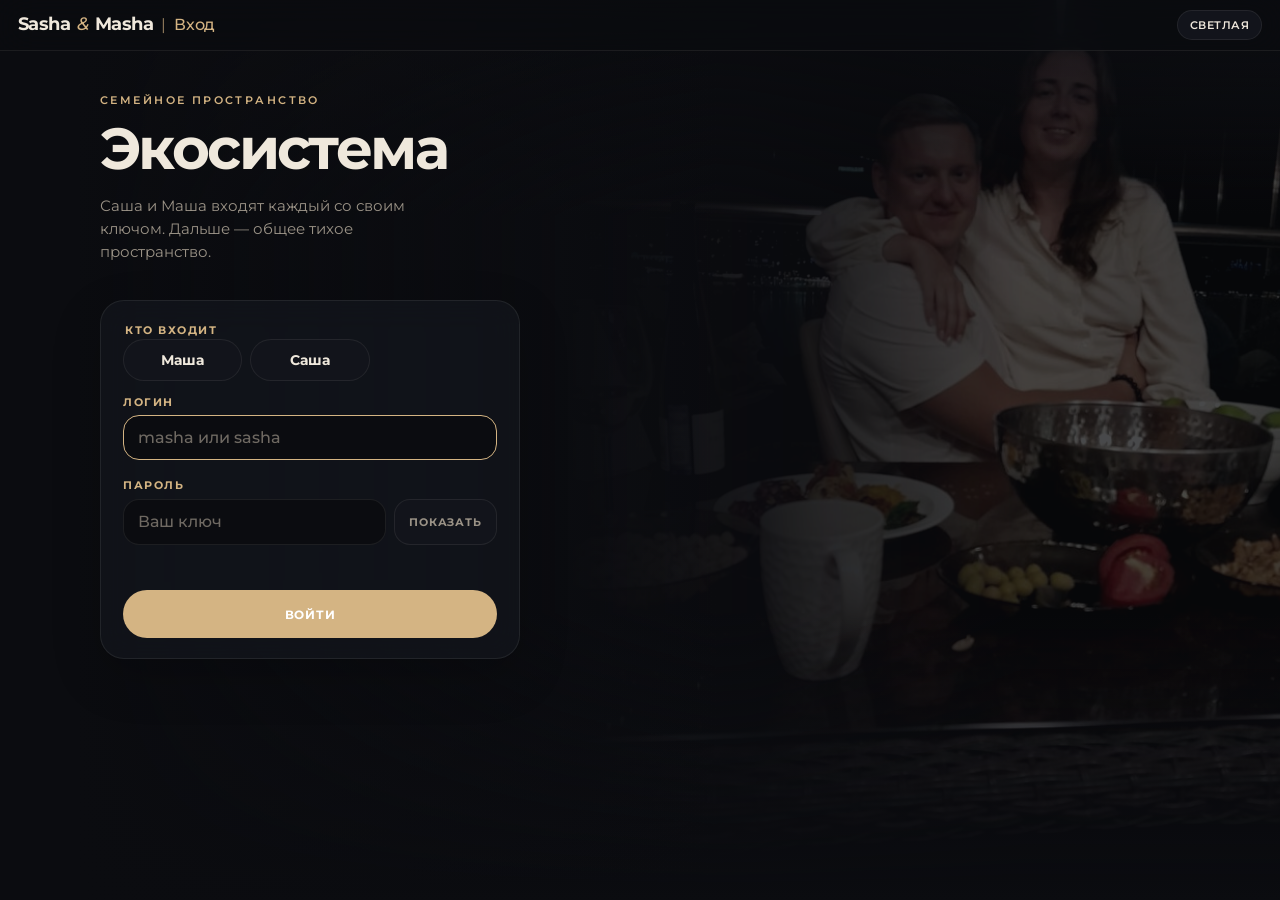
<file: index.html>
<!DOCTYPE html>
<html lang="ru">
<head>
  <meta charset="UTF-8" />
  <meta name="viewport" content="width=device-width, initial-scale=1, viewport-fit=cover" />
  <meta name="theme-color" content="#0b0c10" />
  <meta name="apple-mobile-web-app-capable" content="yes" />
  <meta name="apple-mobile-web-app-status-bar-style" content="black-translucent" />
  <title>Sasha &amp; Masha | Экосистема</title>
  <link rel="preconnect" href="https://fonts.googleapis.com" />
  <link rel="preconnect" href="https://fonts.gstatic.com" crossorigin />
  <link href="https://fonts.googleapis.com/css2?family=Montserrat:ital,wght@0,400;0,500;0,600;0,700;1,500&display=swap" rel="stylesheet" />
  <script>
    document.documentElement.dataset.theme = localStorage.getItem("sasha-theme") || "dark";
    try {
      var session = JSON.parse(localStorage.getItem("sasha-session") || "null");
      if (!session || session.v !== 1 || (session.id !== "masha" && session.id !== "sasha")) {
        document.documentElement.dataset.locked = "1";
      }
    } catch (err) {
      document.documentElement.dataset.locked = "1";
    }
  </script>
  <link rel="stylesheet" href="styles.css?v=26" />
  <!-- goals-original-timeline-v6 -->
</head>
<body>
  <div class="photo-layer" aria-hidden="true">
    <img src="assets/together.png" alt="" />
    <div class="photo-veil"></div>
  </div>

  <header class="site-chrome">
    <div class="brand">
      <span class="logo">Sasha <em>&amp;</em> Masha</span>
      <span class="brand-rest"><span class="brand-sep">|</span> <span class="brand-page">Экосистема</span></span>
    </div>
    <div class="chrome-actions">
      <div class="chrome-tools">
        <div class="session-chip" id="session-chip" hidden>
          <span class="session-who" id="session-name"></span>
          <button type="button" class="session-out" id="session-out">Выйти</button>
        </div>
        <button type="button" class="theme-toggle" id="theme-toggle" aria-label="Переключить тему">Светлая</button>
      </div>
      <div class="together-clock" id="together-clock" aria-live="polite">
        <div class="clock-units" id="clock-units"></div>
      </div>
      <a class="home-link" id="home-link" href="https://mariasedovav.github.io/sasha-masha/" aria-label="На главную">
        <svg viewBox="0 0 24 24" aria-hidden="true"><path d="M4.5 11.2 12 4.8l7.5 6.4V20a1 1 0 0 1-1 1h-5.2v-6.2H10.7V21H5.5a1 1 0 0 1-1-1v-8.8Z"/></svg>
      </a>
    </div>
  </header>

  <main class="stage">
    <section class="gate" id="gate-view">
      <p class="eyebrow">семейное пространство</p>
      <h1 class="hero-title">Экосистема</h1>
      <p class="hero-lead">Саша и Маша входят каждый со своим ключом. Дальше — общее тихое пространство.</p>

      <form class="gate-card" id="gate-form" method="post" action="#">
        <fieldset class="who-toggle">
          <legend>Кто входит</legend>
          <label class="who-chip masha">
            <input type="radio" name="gate-who" value="masha" />
            <span>Маша</span>
          </label>
          <label class="who-chip sasha">
            <input type="radio" name="gate-who" value="sasha" />
            <span>Саша</span>
          </label>
        </fieldset>
        <label class="field" for="gate-login">
          <span>Логин</span>
          <input id="gate-login" name="username" maxlength="40" required placeholder="masha или sasha" autocomplete="username" autocapitalize="off" spellcheck="false" />
        </label>
        <div class="field">
          <label for="gate-password"><span>Пароль</span></label>
          <div class="gate-pass">
            <input id="gate-password" name="password" type="password" maxlength="80" required placeholder="Ваш ключ" autocomplete="current-password" />
            <button type="button" class="gate-peek" id="gate-peek" aria-pressed="false">Показать</button>
          </div>
        </div>
        <p class="cal-error" id="gate-error" role="alert"></p>
        <button type="submit" class="cal-save gate-enter">Войти</button>
      </form>
    </section>

    <section class="hub" id="hub-view">
      <p class="eyebrow">семейное пространство</p>
      <h1 class="hero-title">Экосистема</h1>
      <p class="hero-lead">Бюджет, питание, заметки, ремонт, календарь и цели — в одной тихой экосистеме Саши и Маши.</p>

      <div class="hub-tiles">
        <a class="tile" href="https://mariasedovav.github.io/sasha-masha-budget/">
          <span class="tile-icon" aria-hidden="true">◇</span>
          <span class="tile-kicker">финансы</span>
          <strong>Мониторинг бюджета</strong>
          <span class="tile-copy">FCF, накопления, ипотека и всё, что складывается в общую картину.</span>
          <span class="tile-go">Открыть</span>
        </a>
        <a class="tile" href="https://mariasedovav.github.io/sasha-masha-pitanie/">
          <span class="tile-icon" aria-hidden="true">○</span>
          <span class="tile-kicker">меню на двоих</span>
          <strong>Питание</strong>
          <span class="tile-copy">Рационы, закупка на двоих и любимые рецепты — без лишнего шума.</span>
          <span class="tile-go">Открыть</span>
        </a>
        <a class="tile" href="https://mariasedovav.github.io/sasha-masha-zametki/">
          <span class="tile-icon" aria-hidden="true">□</span>
          <span class="tile-kicker">списки дел</span>
          <strong>Заметки</strong>
          <span class="tile-copy">Две половины — Саша и Маша. Дела, пояснения и сроки, которые сами попадают в календарь.</span>
          <span class="tile-go">Открыть</span>
        </a>
        <a class="tile" href="https://mariasedovav.github.io/sasha-masha/remont/">
          <span class="tile-icon" aria-hidden="true">▣</span>
          <span class="tile-kicker">whitebox</span>
          <strong>Ремонт</strong>
          <span class="tile-copy">Чек-лист отделки и мебели по планировке. Около 4 млн на всё — ссылки, галочки и сумма купленного.</span>
          <span class="tile-go">Открыть</span>
        </a>
      </div>

      <div class="hub-links">
        <button type="button" class="goals-tab" id="open-calendar">
          <span class="goals-star" aria-hidden="true">◷</span>
          <span class="goals-label">календарь</span>
          <span class="goals-hint">еда и встречи</span>
        </button>
        <button type="button" class="goals-tab" id="open-goals">
          <span class="goals-star" aria-hidden="true">✦</span>
          <span class="goals-label">цели</span>
          <span class="goals-hint">наш общий горизонт</span>
        </button>
      </div>
    </section>

    <section class="goals hidden" id="goals-view" hidden>
      <p class="eyebrow">карта желаний</p>
      <h2 class="goals-title">Цели</h2>
      <p class="goals-lead">Не чеклист, а нить, по которой мы идём. Пусть случится вовремя — или раньше.</p>

      <ol class="timeline">
        <li class="node node-rose">
          <div class="node-when">до 2027</div>
          <div class="node-card">
            <h3>Счастливо выйти замуж / жениться</h3>
            <p>Перестать ссориться по мелочам. У нас всё хорошо! Все живы и здоровы, а остальное поправимо, всё можно решить.</p>
          </div>
        </li>
        <li class="node node-sage">
          <div class="node-when">до Q3 2027</div>
          <div class="node-card">
            <h3>Квартира на Тосина с ремонтом</h3>
            <p>Мы переезжаем в свою квартиру!!</p>
          </div>
        </li>
        <li class="node node-gold">
          <div class="node-when">до 2028</div>
          <div class="node-card">
            <h3>Первый ребёнок</h3>
            <p>Какое счастье!</p>
          </div>
        </li>
        <li class="node node-sky">
          <div class="node-when">до 2029</div>
          <div class="node-card">
            <h3>Саша — ГД</h3>
            <p>Или ГД-1, но с внушительным окладом!</p>
          </div>
        </li>
        <li class="node node-gold">
          <div class="node-when">до 2030</div>
          <div class="node-card">
            <h3>Квартира в центре / дом за городом / за рубежом</h3>
            <p>Мы так планировали — но пусть случится раньше!</p>
          </div>
        </li>
        <li class="node node-sage">
          <div class="node-when">до 2030</div>
          <div class="node-card">
            <h3>Погашенная ипотека на Тосина</h3>
            <p>Теперь можно и второго планировать :))</p>
          </div>
        </li>
      </ol>
    </section>

    <section class="calendar hidden" id="calendar-view" hidden>
      <div class="cal-head">
        <div class="cal-head-copy">
          <p class="eyebrow">семейный ритм</p>
          <h2 class="goals-title">Календарь</h2>
          <p class="goals-lead" id="cal-lead">Приготовление и приёмы пищи из рациона недели и ваши события — общие на всех устройствах.</p>
        </div>
        <div class="cal-toolbar">
          <div class="cal-nav">
            <button type="button" class="cal-nav-btn" id="cal-prev" aria-label="Предыдущий месяц">‹</button>
            <h3 id="cal-month"></h3>
            <button type="button" class="cal-nav-btn" id="cal-next" aria-label="Следующий месяц">›</button>
          </div>
          <button type="button" class="cal-today" id="cal-today">Сегодня</button>
        </div>
      </div>

      <div class="cal-board">
        <div class="cal-grid" id="cal-grid"></div>
        <aside class="cal-agenda" id="cal-agenda"></aside>
      </div>
    </section>
  </main>

  <section class="cal-sheet hidden" id="cal-sheet" hidden>
    <div class="cal-sheet-card">
      <header class="cal-sheet-head">
        <div>
          <p class="eyebrow" id="cal-sheet-kicker">новое событие</p>
          <strong id="cal-sheet-title">Что заносим</strong>
        </div>
        <button type="button" class="cal-sheet-close" id="cal-sheet-close">Закрыть</button>
      </header>
      <div id="cal-cook-wrap" hidden></div>
      <form class="cal-form" id="cal-form">
        <label class="field">
          <span>Название</span>
          <input id="cal-title" name="title" maxlength="120" required placeholder="Ужин у родителей, театр, встреча…" autocomplete="off" />
        </label>
        <fieldset class="who-toggle">
          <legend>Чьё это</legend>
          <label class="who-chip shared">
            <input type="radio" name="cal-who" value="both" />
            <span>Общее</span>
          </label>
          <label class="who-chip masha">
            <input type="radio" name="cal-who" value="masha" />
            <span>Маша</span>
          </label>
          <label class="who-chip sasha">
            <input type="radio" name="cal-who" value="sasha" />
            <span>Саша</span>
          </label>
        </fieldset>
        <label class="allday">
          <input id="cal-repeat" type="checkbox" />
          <span>Каждую неделю</span>
        </label>
        <div class="cal-repeat-fields hidden" id="cal-repeat-fields">
          <div class="cal-dows" id="cal-dows" aria-label="Дни недели"></div>
          <label class="allday" id="cal-only-wrap" hidden>
            <input id="cal-only-day" type="checkbox" />
            <span>Только этот день</span>
          </label>
        </div>
        <div class="cal-when">
          <label class="field">
            <span>Дата</span>
            <input id="cal-date" name="date" type="date" required />
          </label>
          <label class="allday">
            <input id="cal-allday" type="checkbox" />
            <span>Весь день</span>
          </label>
        </div>
        <div class="cal-when" id="cal-times">
          <label class="field">
            <span>Начало</span>
            <input id="cal-start" name="start" type="time" />
          </label>
          <label class="field">
            <span>Конец <em>необязательно</em></span>
            <input id="cal-end" name="end" type="time" />
          </label>
        </div>
        <label class="field">
          <span>Место <em>необязательно</em></span>
          <input id="cal-place" name="place" maxlength="120" placeholder="Дом, ресторан, адрес…" autocomplete="off" />
        </label>
        <label class="field">
          <span>Заметка <em>необязательно</em></span>
          <textarea id="cal-note" name="note" rows="3" maxlength="400" placeholder="Коротко: что взять, к кому, во сколько выходить"></textarea>
        </label>
        <p class="cal-error" id="cal-error" role="alert"></p>
        <div class="cal-form-actions">
          <button type="submit" class="cal-save">Сохранить</button>
          <button type="button" class="cal-cancel" id="cal-cancel">Отмена</button>
          <button type="button" class="cal-delete" id="cal-delete" hidden>Удалить</button>
        </div>
      </form>
    </div>
  </section>

  <script>
    try { localStorage.removeItem("sasha-butler-gemini"); } catch (e) {}
    (function () {
      function wipe() {
        document.querySelectorAll("#assist-key,#assist-key-row,#assist-key-hint,.assist-key,.assist-key-row,.assist-key-hint").forEach(function (n) { n.remove(); });
      }
      wipe();
      document.addEventListener("DOMContentLoaded", wipe);
      new MutationObserver(wipe).observe(document.documentElement, { childList: true, subtree: true });
    })();
  </script>
  <script src="auth.js?v=1"></script>
  <script src="sync.js?v=12"></script>
  <script src="cooking-index.js?v=1"></script>
  <script src="calendar.js?v=15"></script>
  <script src="app.js?v=11"></script>
  <script src="voice-mic.js?v=1"></script>
  <script src="assistant.js?v=20"></script>
</body>
</html>
</file>
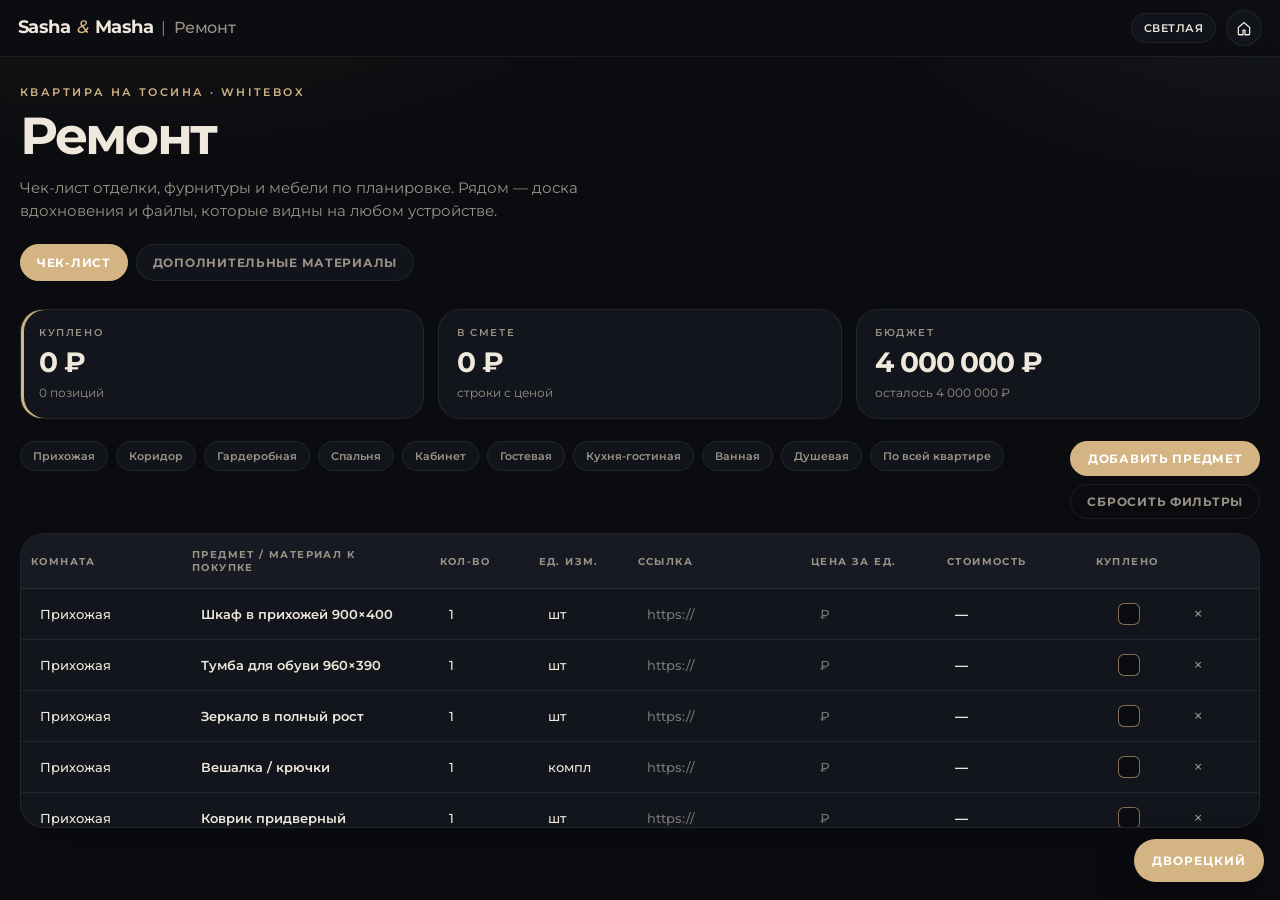
<file: remont/index.html>
<!DOCTYPE html>
<html lang="ru">
<head>
  <meta charset="UTF-8" />
  <meta name="viewport" content="width=device-width, initial-scale=1, viewport-fit=cover" />
  <meta name="theme-color" content="#0b0c10" />
  <meta name="apple-mobile-web-app-capable" content="yes" />
  <meta name="apple-mobile-web-app-status-bar-style" content="black-translucent" />
  <title>Sasha &amp; Masha | Ремонт</title>
  <link rel="preconnect" href="https://fonts.googleapis.com" />
  <link rel="preconnect" href="https://fonts.gstatic.com" crossorigin />
  <link href="https://fonts.googleapis.com/css2?family=Montserrat:ital,wght@0,400;0,500;0,600;0,700;1,500&display=swap" rel="stylesheet" />
  <script>
    document.documentElement.dataset.theme = localStorage.getItem("sasha-theme") || "dark";
  </script>
  <link rel="stylesheet" href="styles.css?v=8" />
</head>
<body>
  <header class="site-chrome">
    <div class="brand">
      <span class="logo">Sasha <em>&amp;</em> Masha</span>
      <span class="brand-rest"><span class="brand-sep">|</span> <span class="brand-page">Ремонт</span></span>
    </div>
    <div class="chrome-actions">
      <button type="button" class="theme-toggle" id="theme-toggle" aria-label="Переключить тему">Светлая</button>
      <a class="home-link" href="https://mariasedovav.github.io/sasha-masha/" aria-label="На главную">
        <svg viewBox="0 0 24 24" aria-hidden="true"><path d="M4.5 11.2 12 4.8l7.5 6.4V20a1 1 0 0 1-1 1h-5.2v-6.2H10.7V21H5.5a1 1 0 0 1-1-1v-8.8Z"/></svg>
      </a>
    </div>
  </header>

  <main class="page">
    <section class="intro">
      <p class="eyebrow">квартира на Тосина · whitebox</p>
      <h1>Ремонт</h1>
      <p class="lead">Чек-лист отделки, фурнитуры и мебели по планировке. Рядом — доска вдохновения и файлы, которые видны на любом устройстве.</p>
    </section>

    <nav class="page-tabs" role="tablist" aria-label="Разделы ремонта">
      <button type="button" class="page-tab on" role="tab" id="tab-btn-list" data-tab="list" aria-selected="true">Чек-лист</button>
      <button type="button" class="page-tab" role="tab" id="tab-btn-media" data-tab="media" aria-selected="false">Дополнительные материалы</button>
    </nav>

    <div id="pane-list">
      <section class="totals" aria-live="polite">
        <article class="total-card total-bought">
          <p class="total-kicker">Куплено</p>
          <strong id="sum-bought">0 ₽</strong>
          <span id="sum-bought-count">0 позиций</span>
        </article>
        <article class="total-card">
          <p class="total-kicker">В смете</p>
          <strong id="sum-filled">0 ₽</strong>
          <span>строки с ценой</span>
        </article>
        <article class="total-card">
          <p class="total-kicker">Бюджет</p>
          <strong>4 000 000 ₽</strong>
          <span id="sum-left">осталось 4 000 000 ₽</span>
        </article>
      </section>

      <section class="toolbar">
        <div class="filters" id="filters" role="tablist" aria-label="Комнаты"></div>
        <div class="toolbar-actions">
          <button type="button" class="add-btn" id="add-row">Добавить предмет</button>
          <button type="button" class="reset-btn" id="reset-filters">Сбросить фильтры</button>
        </div>
      </section>

      <section class="table-wrap">
        <table class="check-table" id="check-table">
          <thead>
            <tr>
              <th class="col-room">Комната</th>
              <th class="col-name">Предмет / материал к покупке</th>
              <th class="col-qty">Кол-во</th>
              <th class="col-unit">Ед. изм.</th>
              <th class="col-link">Ссылка</th>
              <th class="col-unit-price">Цена за ед.</th>
              <th class="col-price">Стоимость</th>
              <th class="col-bought">Куплено</th>
              <th class="col-del"><span class="sr-only">Удалить</span></th>
            </tr>
          </thead>
          <tbody id="table-body"></tbody>
        </table>
      </section>
    </div>

    <div id="pane-media" hidden>
      <div class="media-layout">
        <section class="moodboard" aria-labelledby="mood-title">
          <div class="media-head">
            <div>
              <p class="total-kicker">доска вдохновения</p>
              <h2 id="mood-title">Фото для ориентира</h2>
            </div>
            <label class="add-btn" id="add-photos" for="photo-input">Добавить фото</label>
          </div>
          <div class="filters" id="photo-filters" aria-label="Комнаты на фото"></div>
          <div class="toolbar-actions mood-reset">
            <button type="button" class="reset-btn" id="reset-photo-filters">Сбросить фильтры</button>
          </div>
          <div class="drop-zone" id="photo-drop">
            <input id="photo-input" class="file-ghost" type="file" accept="image/*,image/heic,image/heif,.heic,.heif" multiple />
            <strong>Перетащите фото сюда</strong>
            <span>или нажмите, чтобы выбрать с телефона и ноутбука</span>
          </div>
          <p class="media-status" id="photo-status" hidden></p>
          <p class="media-empty" id="photo-empty">Пока пусто. Сложите сюда референсы — плитку, свет, мебель, оттенки стен.</p>
          <div class="masonry" id="photo-grid"></div>
        </section>

        <aside class="files-panel" aria-labelledby="files-title">
          <div class="media-head files-head">
            <div>
              <p class="total-kicker">документы</p>
              <h2 id="files-title">Полезные файлы</h2>
            </div>
            <label class="add-btn" id="add-files" for="file-input">Загрузить</label>
          </div>
          <div class="drop-zone drop-zone-compact" id="file-drop">
            <input id="file-input" class="file-ghost" type="file" multiple />
            <strong>Сметы, PDF, таблицы</strong>
            <span>До 18 МБ. Перетащите файл или выберите</span>
          </div>
          <p class="media-empty" id="file-empty">Файлы до 18 МБ с любого устройства можно скачать здесь.</p>
          <ul class="file-list" id="file-list"></ul>
        </aside>
      </div>
    </div>
  </main>

  <dialog class="sheet" id="photo-sheet">
    <form class="sheet-card" id="photo-form">
      <p class="total-kicker">новые фото</p>
      <h2>Выберите комнату</h2>
      <p class="sheet-lead">Метка нужна, чтобы потом быстро найти референсы кухни, ванной или спальни.</p>
      <div class="filters" id="sheet-rooms"></div>
      <label class="sheet-note">
        <span>Подпись, если нужна</span>
        <input id="photo-caption" type="text" maxlength="80" placeholder="Например: тёплый дуб, матовая плитка" />
      </label>
      <div class="sheet-preview" id="sheet-preview"></div>
      <p class="sheet-error" id="sheet-error" hidden></p>
      <div class="sheet-actions">
        <button type="button" class="reset-btn" id="sheet-cancel">Отмена</button>
        <button type="submit" class="add-btn" id="sheet-save">Добавить на доску</button>
      </div>
    </form>
  </dialog>

  <dialog class="lightbox" id="lightbox">
    <figure class="lightbox-card">
      <div class="lightbox-frame">
        <button type="button" class="lightbox-nav" id="lightbox-prev" aria-label="Предыдущее фото">‹</button>
        <img id="lightbox-img" alt="" />
        <button type="button" class="lightbox-nav" id="lightbox-next" aria-label="Следующее фото">›</button>
      </div>
      <figcaption>
        <span id="lightbox-room"></span>
        <span id="lightbox-caption"></span>
        <span class="lightbox-count" id="lightbox-count"></span>
      </figcaption>
      <div class="lightbox-actions">
        <button type="button" class="reset-btn" id="lightbox-close">Закрыть</button>
        <button type="button" class="danger-btn" id="lightbox-del">Удалить</button>
      </div>
    </figure>
  </dialog>

  <datalist id="room-list"></datalist>
  <datalist id="unit-list">
    <option value="шт"></option>
    <option value="компл."></option>
    <option value="м²"></option>
    <option value="м.п."></option>
    <option value="м"></option>
    <option value="л"></option>
    <option value="кг"></option>
    <option value="упак."></option>
  </datalist>

  <script src="data.js?v=1"></script>
  <script src="sync.js?v=20"></script>
  <script src="app.js?v=6"></script>
  <script src="media.js?v=4"></script>
  <script src="../voice-mic.js?v=1"></script>
  <script>
    try { localStorage.removeItem("sasha-butler-gemini"); } catch (e) {}
    (function () {
      function wipe() {
        document.querySelectorAll("#assist-key,#assist-key-row,#assist-key-hint,.assist-key,.assist-key-row,.assist-key-hint").forEach(function (n) { n.remove(); });
      }
      wipe();
      document.addEventListener("DOMContentLoaded", wipe);
      new MutationObserver(wipe).observe(document.documentElement, { childList: true, subtree: true });
    })();
  </script>
  <script src="assistant.js?v=18"></script>
</body>
</html>
</file>
<file: styles.css>
:root {
  --bg: #0b0c10;
  --bg-2: #12141b;
  --card: #171a22;
  --ink: #efe8dc;
  --muted: #9a9286;
  --line: rgba(239, 232, 220, 0.08);
  --gold: #d4b483;
  --gold-2: #e8d3a8;
  --sage: #8fbea8;
  --rose: #d9897a;
  --sky: #8aa4c7;
  --ember: #d7a06a;
  --on-accent: #ffffff;
  --glow-1: rgba(212, 180, 131, 0.09);
  --glow-2: rgba(138, 164, 199, 0.08);
  --panel: rgba(23, 26, 34, 0.55);
  --chrome: rgba(11, 12, 16, 0.62);
}

html[data-theme="light"] {
  --bg: #f3eee4;
  --bg-2: #e7dfd0;
  --card: #fffaf2;
  --ink: #1c1915;
  --muted: #6f675c;
  --line: rgba(28, 25, 21, 0.1);
  --gold: #9a7040;
  --gold-2: #6e4e28;
  --sage: #3f7a62;
  --rose: #b85a4c;
  --sky: #4d6f94;
  --ember: #b56b32;
  --on-accent: #ffffff;
  --glow-1: rgba(154, 112, 64, 0.14);
  --glow-2: rgba(77, 111, 148, 0.1);
  --panel: rgba(255, 250, 242, 0.62);
  --chrome: rgba(243, 238, 228, 0.72);
}

* { box-sizing: border-box; }
html, body { margin: 0; min-height: 100%; }
html {
  color-scheme: dark;
  background: var(--bg);
  -webkit-text-size-adjust: 100%;
  text-size-adjust: 100%;
}
html[data-theme="light"] { color-scheme: light; }

body {
  font-family: Montserrat, ui-sans-serif, system-ui, sans-serif;
  color: var(--ink);
  background:
    radial-gradient(1200px 500px at 8% -10%, var(--glow-1), transparent 50%),
    radial-gradient(900px 420px at 100% 0%, var(--glow-2), transparent 46%),
    var(--bg);
  min-height: 100dvh;
  overflow-x: hidden;
}

h1, h2, h3, p { margin: 0; }
button, a { font-family: inherit; touch-action: manipulation; }
.hidden { display: none !important; }

.photo-layer {
  position: fixed;
  inset: 0;
  z-index: 0;
  pointer-events: none;
  overflow: hidden;
}
.photo-layer img {
  position: absolute;
  right: -6%;
  top: 46%;
  transform: translateY(-50%);
  height: 118%;
  width: auto;
  max-width: none;
  opacity: 0.38;
  filter: saturate(0.72) contrast(1.08) brightness(0.68);
  -webkit-mask-image: linear-gradient(90deg, transparent 0%, rgba(0,0,0,0.25) 24%, #000 58%);
  mask-image: linear-gradient(90deg, transparent 0%, rgba(0,0,0,0.25) 24%, #000 58%);
}
.photo-veil {
  position: absolute;
  inset: 0;
  background:
    linear-gradient(90deg, var(--bg) 6%, transparent 56%),
    linear-gradient(180deg, color-mix(in srgb, var(--bg) 78%, transparent) 0%, transparent 24%, transparent 68%, var(--bg) 100%);
}
html[data-theme="light"] .photo-layer img {
  opacity: 0.28;
  filter: saturate(0.55) contrast(1.02) brightness(1.08);
}
body.on-goals .photo-layer img,
body.on-calendar .photo-layer img { opacity: 0.2; }

.site-chrome {
  position: sticky;
  top: 0;
  z-index: 20;
  display: flex;
  align-items: center;
  justify-content: space-between;
  gap: 16px;
  padding: 10px 18px;
  padding-top: max(10px, env(safe-area-inset-top));
  padding-left: max(18px, env(safe-area-inset-left));
  padding-right: max(18px, env(safe-area-inset-right));
  border-bottom: 1px solid var(--line);
  background: var(--chrome);
  backdrop-filter: blur(18px) saturate(1.1);
}

.brand {
  display: flex;
  align-items: baseline;
  gap: 8px;
  min-width: 0;
  flex-wrap: wrap;
}
.logo {
  font-size: 18px;
  font-weight: 700;
  letter-spacing: -0.03em;
  line-height: 1.1;
  white-space: nowrap;
}
.logo em {
  font-style: italic;
  font-weight: 500;
  color: var(--gold);
  padding: 0 0.12em;
}
.brand-rest {
  display: inline-flex;
  align-items: baseline;
  gap: 8px;
  min-width: 0;
}
.brand-sep {
  color: var(--gold);
  opacity: 0.7;
  font-weight: 400;
}
.brand-page {
  font-size: 16px;
  font-weight: 500;
  letter-spacing: -0.02em;
  color: var(--muted);
  white-space: nowrap;
}

.chrome-actions {
  display: flex;
  align-items: center;
  gap: 10px;
  flex-shrink: 0;
}
.chrome-tools {
  display: flex;
  align-items: center;
  gap: 10px;
  flex-shrink: 0;
}
.session-chip {
  display: inline-flex;
  align-items: center;
  gap: 2px;
  padding: 3px 4px 3px 12px;
  border: 1px solid var(--line);
  border-radius: 999px;
  background: var(--bg-2);
}
.session-chip[hidden] { display: none !important; }
.session-chip.masha {
  border-color: color-mix(in srgb, var(--rose) 50%, var(--line));
  background: color-mix(in srgb, var(--rose) 14%, var(--bg-2));
}
.session-chip.sasha {
  border-color: color-mix(in srgb, var(--sky) 50%, var(--line));
  background: color-mix(in srgb, var(--sky) 14%, var(--bg-2));
}
.session-who {
  font-size: 12px;
  font-weight: 700;
  letter-spacing: -0.02em;
}
.session-out {
  border: 0;
  background: transparent;
  color: var(--muted);
  font: 600 11px Montserrat, sans-serif;
  letter-spacing: 0.04em;
  text-transform: uppercase;
  cursor: pointer;
  padding: 6px 10px;
}
.session-out:hover { color: var(--ink); }

.theme-toggle {
  border: 1px solid var(--line);
  background: var(--bg-2);
  color: var(--ink);
  padding: 7px 12px;
  font: 600 11px Montserrat, sans-serif;
  border-radius: 999px;
  cursor: pointer;
  letter-spacing: 0.04em;
  text-transform: uppercase;
}
.theme-toggle:hover { border-color: var(--gold); }

.home-link {
  display: none;
  place-items: center;
  width: 36px;
  height: 36px;
  border: 1px solid var(--line);
  border-radius: 50%;
  color: var(--ink);
  background: var(--bg-2);
  text-decoration: none;
}
body.on-goals .home-link,
body.on-calendar .home-link { display: grid; }
html[data-locked="1"] .home-link { display: none !important; }
.home-link:hover { border-color: var(--gold); color: var(--gold); }
.home-link svg {
  width: 18px;
  height: 18px;
  fill: none;
  stroke: currentColor;
  stroke-width: 1.7;
  stroke-linejoin: round;
  stroke-linecap: round;
}

.together-clock {
  display: flex;
  flex-direction: column;
  align-items: flex-end;
}
.clock-units {
  display: flex;
  gap: 8px;
  align-items: baseline;
}
.clock-unit {
  display: flex;
  align-items: baseline;
  gap: 4px;
}
.clock-unit b {
  font-size: 15px;
  font-weight: 700;
  letter-spacing: -0.03em;
  color: var(--gold-2);
  font-variant-numeric: tabular-nums;
}
.clock-unit span {
  font-size: 10px;
  color: var(--muted);
  font-weight: 500;
}

.stage {
  position: relative;
  z-index: 1;
  width: min(1080px, calc(100% - 36px));
  margin: 0 auto;
  padding: 42px 0 64px;
  padding-bottom: max(64px, env(safe-area-inset-bottom));
}

.eyebrow {
  font-size: 11px;
  letter-spacing: 0.22em;
  text-transform: uppercase;
  color: var(--gold);
  font-weight: 600;
  margin-bottom: 14px;
}
.hero-title {
  font-size: clamp(32px, 5.4vw, 58px);
  font-weight: 700;
  letter-spacing: -0.045em;
  line-height: 0.98;
  max-width: 14ch;
}
.hero-lead {
  margin-top: 16px;
  max-width: 36ch;
  color: var(--muted);
  font-size: 15px;
  line-height: 1.55;
}

html[data-locked="1"] .hub,
html[data-locked="1"] .goals,
html[data-locked="1"] .calendar,
html[data-locked="1"] .assist-fab,
html[data-locked="1"] .assist-panel,
html[data-locked="1"] .cal-sheet,
html[data-locked="1"] .together-clock,
html[data-locked="1"] .session-chip {
  display: none !important;
}
html:not([data-locked="1"]) .gate { display: none !important; }
html[data-locked="1"] .brand-page { color: var(--gold); }

.gate-card {
  margin-top: 36px;
  max-width: 420px;
  display: grid;
  gap: 14px;
  padding: 22px 22px 20px;
  border-radius: 24px;
  background: var(--panel);
  border: 1px solid var(--line);
  box-shadow: 0 18px 50px rgba(0, 0, 0, 0.18);
  backdrop-filter: blur(16px);
}
.gate-card.shake {
  animation: gate-shake 0.34s ease;
}
@keyframes gate-shake {
  0%, 100% { transform: translateX(0); }
  20% { transform: translateX(-7px); }
  40% { transform: translateX(6px); }
  60% { transform: translateX(-4px); }
  80% { transform: translateX(3px); }
}
.gate-pass {
  display: grid;
  grid-template-columns: 1fr auto;
  gap: 8px;
  align-items: stretch;
}
.gate-pass input {
  width: 100%;
  border: 1px solid var(--line);
  background: var(--bg);
  color: var(--ink);
  border-radius: 16px;
  padding: 12px 14px;
  font: 500 16px Montserrat, sans-serif;
  outline: none;
}
.gate-pass input:focus { border-color: var(--gold); }
.gate-peek {
  border: 1px solid var(--line);
  background: var(--bg-2);
  color: var(--muted);
  border-radius: 16px;
  padding: 0 14px;
  font: 700 11px Montserrat, sans-serif;
  letter-spacing: 0.08em;
  text-transform: uppercase;
  cursor: pointer;
  white-space: nowrap;
}
.gate-peek:hover,
.gate-peek[aria-pressed="true"] {
  border-color: var(--gold);
  color: var(--gold-2);
}
.gate-enter {
  width: 100%;
  justify-content: center;
  min-height: 48px;
  margin-top: 2px;
}
.gate-enter:disabled { opacity: 0.55; cursor: wait; }
.gate-pass input,
.gate-peek { min-height: 46px; }

.hub-tiles {
  display: grid;
  grid-template-columns: repeat(2, 1fr);
  gap: 16px;
  margin-top: 42px;
  max-width: 760px;
}
.tile {
  display: flex;
  flex-direction: column;
  align-items: flex-start;
  min-height: 210px;
  padding: 22px 22px 20px;
  border-radius: 24px;
  text-decoration: none;
  color: inherit;
  background: var(--panel);
  border: 1px solid var(--line);
  box-shadow: 0 18px 50px rgba(0, 0, 0, 0.18);
  backdrop-filter: blur(16px);
  transition: transform 0.25s ease, border-color 0.25s ease, box-shadow 0.25s ease;
}
.tile:hover,
.tile:focus-visible {
  transform: translateY(-4px);
  border-color: color-mix(in srgb, var(--gold) 55%, var(--line));
  box-shadow: 0 24px 60px rgba(0, 0, 0, 0.22);
  outline: none;
}
.theme-toggle:focus-visible,
.session-out:focus-visible,
.gate-peek:focus-visible,
.goals-tab:focus-visible,
.back-hub:focus-visible,
.home-link:focus-visible,
.cal-nav-btn:focus-visible,
.cal-today:focus-visible,
.cal-add:focus-visible,
.cal-cell:focus-visible,
.cal-save:focus-visible,
.cal-cancel:focus-visible,
.cal-delete:focus-visible,
.cal-sheet-close:focus-visible {
  outline: 2px solid var(--gold);
  outline-offset: 3px;
}
.tile-icon {
  font-size: 22px;
  color: var(--gold);
  margin-bottom: 18px;
}
.tile-kicker {
  font-size: 10px;
  letter-spacing: 0.16em;
  text-transform: uppercase;
  color: var(--muted);
  font-weight: 600;
}
.tile strong {
  display: block;
  margin-top: 6px;
  font-size: 22px;
  letter-spacing: -0.03em;
  font-weight: 700;
}
.tile-copy {
  margin-top: 10px;
  color: var(--muted);
  font-size: 13px;
  line-height: 1.5;
  flex: 1;
}
.tile-go {
  margin-top: 18px;
  font-size: 11px;
  font-weight: 700;
  letter-spacing: 0.12em;
  text-transform: uppercase;
  color: var(--gold);
}

.hub-links {
  margin-top: 28px;
  display: flex;
  flex-wrap: wrap;
  gap: 8px 28px;
}
.goals-tab {
  margin-top: 0;
  display: inline-flex;
  align-items: baseline;
  gap: 10px;
  border: 0;
  background: transparent;
  color: var(--ink);
  cursor: pointer;
  padding: 8px 2px;
  border-bottom: 1px solid color-mix(in srgb, var(--gold) 45%, transparent);
}
.goals-star {
  color: var(--gold);
  font-size: 13px;
}
.goals-label {
  font-size: 13px;
  font-weight: 600;
  letter-spacing: 0.28em;
  text-transform: uppercase;
}
.goals-hint {
  font-size: 12px;
  font-style: italic;
  font-weight: 500;
  color: var(--muted);
  letter-spacing: 0;
  text-transform: none;
}
.goals-tab:hover .goals-label { color: var(--gold-2); }

.back-hub {
  border: 0;
  background: transparent;
  color: var(--muted);
  font: 600 12px Montserrat, sans-serif;
  letter-spacing: 0.06em;
  cursor: pointer;
  padding: 0 0 18px;
}
.back-hub:hover { color: var(--ink); }

.goals {
  padding-bottom: 96px;
}
.goals-title {
  font-size: clamp(34px, 5vw, 52px);
  letter-spacing: -0.04em;
  font-weight: 700;
}
.goals-lead {
  margin-top: 12px;
  max-width: 42ch;
  color: var(--muted);
  line-height: 1.55;
}

.timeline {
  list-style: none;
  margin: 48px 0 0;
  padding: 0;
  position: relative;
  display: grid;
  gap: 28px;
}
.timeline::before {
  content: "";
  position: absolute;
  left: 118px;
  top: 8px;
  bottom: 8px;
  width: 1px;
  background: linear-gradient(180deg, transparent, var(--gold), var(--sage), var(--sky), var(--gold), transparent);
  opacity: 0.55;
}

.node {
  display: grid;
  grid-template-columns: 110px 1fr;
  gap: 28px;
  align-items: start;
  position: relative;
}
.node::after {
  content: "";
  position: absolute;
  left: 114px;
  top: 11px;
  width: 9px;
  height: 9px;
  border-radius: 50%;
  background: var(--bg);
  border: 2px solid var(--gold);
  box-shadow: 0 0 0 6px color-mix(in srgb, var(--gold) 16%, transparent);
}
.node-rose::after { border-color: var(--rose); box-shadow: 0 0 0 6px color-mix(in srgb, var(--rose) 18%, transparent); }
.node-sage::after { border-color: var(--sage); box-shadow: 0 0 0 6px color-mix(in srgb, var(--sage) 18%, transparent); }
.node-sky::after { border-color: var(--sky); box-shadow: 0 0 0 6px color-mix(in srgb, var(--sky) 18%, transparent); }

.node-when {
  padding-top: 6px;
  font-size: 11px;
  font-weight: 700;
  letter-spacing: 0.14em;
  text-transform: uppercase;
  color: var(--gold);
  text-align: right;
}
.node-rose .node-when { color: var(--rose); }
.node-sage .node-when { color: var(--sage); }
.node-sky .node-when { color: var(--sky); }

.node-card {
  background: var(--panel);
  border: 1px solid var(--line);
  border-radius: 22px;
  padding: 18px 20px 20px;
  backdrop-filter: blur(16px);
  max-width: 560px;
}
.node-card h3 {
  font-size: 18px;
  letter-spacing: -0.03em;
  font-weight: 700;
  line-height: 1.25;
}
.node-card p {
  margin-top: 8px;
  color: var(--muted);
  font-size: 14px;
  line-height: 1.55;
}

html:has(body.on-calendar) {
  height: 100%;
  overflow: hidden;
}
body.on-calendar {
  height: 100dvh;
  max-height: 100dvh;
  overflow: hidden;
  overscroll-behavior: none;
  display: flex;
  flex-direction: column;
}
body.on-calendar .site-chrome { flex-shrink: 0; }
body.on-calendar .stage {
  flex: 1;
  min-height: 0;
  display: flex;
  flex-direction: column;
  width: min(1180px, calc(100% - 28px));
  padding-top: 12px;
  padding-bottom: 12px;
}
.calendar {
  flex: 1;
  min-height: 0;
  display: flex;
  flex-direction: column;
  padding-bottom: 0;
}
.calendar .eyebrow { margin-bottom: 2px; }
.calendar .goals-title { font-size: clamp(26px, 3.4vw, 36px); }
.calendar .goals-lead {
  margin-top: 4px;
  font-size: 13px;
  line-height: 1.35;
  max-width: none;
  display: -webkit-box;
  -webkit-box-orient: vertical;
  -webkit-line-clamp: 2;
  overflow: hidden;
}
.cal-head {
  display: flex;
  align-items: flex-end;
  justify-content: space-between;
  gap: 16px 24px;
  flex-shrink: 0;
}
.cal-head-copy { min-width: 0; flex: 1; }
.cal-toolbar {
  margin-top: 0;
  display: flex;
  align-items: center;
  justify-content: flex-end;
  gap: 12px;
  flex-shrink: 0;
}
.cal-nav {
  display: flex;
  align-items: center;
  gap: 10px;
  min-width: 0;
}
.cal-nav h3 {
  font-size: 18px;
  letter-spacing: -0.03em;
  text-transform: capitalize;
  min-width: 11ch;
}
.cal-nav-btn,
.cal-today,
.cal-add,
.cal-sheet-close,
.cal-cancel,
.cal-delete {
  border: 1px solid var(--line);
  background: var(--bg-2);
  color: var(--ink);
  border-radius: 999px;
  cursor: pointer;
  font: 600 12px Montserrat, sans-serif;
}
.cal-nav-btn {
  width: 36px;
  height: 36px;
  font-size: 20px;
  line-height: 1;
  padding: 0;
}
.cal-today,
.cal-add,
.cal-sheet-close,
.cal-cancel { padding: 8px 14px; }
.cal-nav-btn:hover,
.cal-today:hover,
.cal-add:hover { border-color: var(--gold); color: var(--gold-2); }

.cal-board {
  margin-top: 10px;
  flex: 1;
  min-height: 0;
  display: grid;
  grid-template-columns: minmax(0, 1.15fr) minmax(260px, 0.85fr);
  gap: 14px;
  align-items: stretch;
}
.cal-grid,
.cal-agenda {
  background: var(--panel);
  border: 1px solid var(--line);
  border-radius: 24px;
  backdrop-filter: blur(16px);
  box-shadow: 0 18px 50px rgba(0, 0, 0, 0.18);
  min-height: 0;
  overflow: hidden;
}
.cal-grid {
  padding: 10px 12px 12px;
  display: flex;
  flex-direction: column;
}
.cal-weekdays,
.cal-cells {
  display: grid;
  grid-template-columns: repeat(7, minmax(0, 1fr));
  gap: 4px;
}
.cal-weekdays { flex-shrink: 0; }
.cal-cells {
  flex: 1;
  min-height: 0;
  grid-template-rows: repeat(6, minmax(0, 1fr));
}
.cal-dow {
  text-align: center;
  font-size: 10px;
  letter-spacing: 0.14em;
  text-transform: uppercase;
  color: var(--muted);
  font-weight: 700;
  padding-bottom: 8px;
}
.cal-cell {
  min-height: 0;
  height: 100%;
  border: 1px solid transparent;
  background: transparent;
  color: var(--ink);
  border-radius: 14px;
  cursor: pointer;
  display: flex;
  flex-direction: column;
  align-items: flex-start;
  justify-content: flex-start;
  gap: 4px;
  padding: 6px 7px 5px;
  text-align: left;
}
.cal-cell:hover { background: color-mix(in srgb, var(--gold) 10%, transparent); }
.cal-cell.is-out { opacity: 0.38; }
.cal-cell.is-today .cal-num { color: var(--gold-2); }
.cal-cell.is-selected {
  border-color: color-mix(in srgb, var(--gold) 55%, var(--line));
  background: color-mix(in srgb, var(--gold) 14%, transparent);
}
.cal-num-row {
  display: inline-flex;
  align-items: center;
  gap: 4px;
  min-width: 0;
  max-width: 100%;
}
.cal-num {
  font-size: 14px;
  font-weight: 700;
  letter-spacing: -0.03em;
  line-height: 1;
}
.cal-bell {
  display: inline-flex;
  width: 16px;
  height: 16px;
  color: var(--gold);
  flex-shrink: 0;
}
.cal-bell svg,
.cal-item-bell svg {
  width: 100%;
  height: 100%;
  display: block;
}
.cal-dots { display: flex; gap: 3px; min-height: 6px; margin-top: 0; }
.dot {
  width: 7px;
  height: 7px;
  border-radius: 50%;
  display: inline-block;
}
.dot.shared { background: var(--gold); }
.dot.masha { background: var(--rose); }
.dot.sasha { background: var(--sky); }

.cal-agenda {
  padding: 12px 14px 10px;
  display: flex;
  flex-direction: column;
}
.cal-agenda-head {
  display: flex;
  align-items: flex-start;
  justify-content: space-between;
  gap: 12px;
  flex-shrink: 0;
}
.cal-agenda h3 {
  font-size: 18px;
  letter-spacing: -0.03em;
  margin-top: 2px;
}
.cal-legend {
  display: flex;
  flex-wrap: wrap;
  gap: 8px 12px;
  margin: 8px 0 8px;
  color: var(--muted);
  font-size: 11px;
  flex-shrink: 0;
}
.cal-legend span { display: inline-flex; align-items: center; gap: 6px; }
.cal-list {
  display: flex;
  flex-direction: column;
  align-items: stretch;
  justify-content: flex-start;
  gap: 6px;
  flex: 1;
  min-height: 0;
  overflow: auto;
  overscroll-behavior: contain;
  padding-bottom: 64px;
}
.cal-item {
  display: grid;
  grid-template-columns: 52px minmax(0, 1fr);
  gap: 2px 12px;
  align-items: center;
  flex: 0 0 auto;
  width: 100%;
  max-width: none;
  box-sizing: border-box;
  height: auto;
  min-height: 44px;
  text-align: left;
  border: 1px solid var(--line);
  background: color-mix(in srgb, var(--bg) 55%, transparent);
  color: inherit;
  border-radius: 14px;
  padding: 7px 14px 7px 12px;
  cursor: pointer;
}
.cal-item:hover { border-color: color-mix(in srgb, var(--gold) 45%, var(--line)); }
.cal-item.shared { border-left: 3px solid var(--gold); }
.cal-item.masha { border-left: 3px solid var(--rose); }
.cal-item.sasha { border-left: 3px solid var(--sky); }
.cal-item.note .cal-item-time {
  display: flex;
  align-items: center;
  justify-content: flex-start;
  min-height: 16px;
}
.cal-item-bell {
  display: inline-flex;
  width: 16px;
  height: 16px;
  color: var(--gold);
  flex-shrink: 0;
}
.cal-item.is-done strong {
  color: var(--muted);
  text-decoration: line-through;
  text-decoration-color: color-mix(in srgb, var(--gold) 70%, transparent);
  text-decoration-thickness: 1.5px;
  text-decoration-skip-ink: none;
}
.cal-item-time {
  font-size: 12px;
  font-weight: 700;
  color: var(--gold);
  font-variant-numeric: tabular-nums;
  line-height: 1.2;
  padding-top: 0;
}
.cal-item-body {
  display: grid;
  grid-template-columns: minmax(0, 1fr);
  gap: 1px;
  min-width: 0;
}
.cal-item-body em {
  font-style: normal;
  font-size: 9px;
  letter-spacing: 0.14em;
  text-transform: uppercase;
  color: var(--muted);
  font-weight: 700;
  line-height: 1.2;
}
.cal-item-body strong {
  font-size: 13px;
  letter-spacing: -0.02em;
  line-height: 1.25;
  min-width: 0;
  overflow: hidden;
  text-overflow: ellipsis;
  white-space: nowrap;
}
.cal-item-body small {
  color: var(--muted);
  font-size: 11px;
  line-height: 1.3;
  min-width: 0;
  overflow: hidden;
  text-overflow: ellipsis;
  white-space: nowrap;
}
.cal-empty {
  margin: 8px 0 0;
  width: 100%;
  color: var(--muted);
  font-size: 14px;
  line-height: 1.5;
}

.cal-sheet {
  position: fixed;
  inset: 0;
  z-index: 50;
  display: grid;
  place-items: center;
  background: color-mix(in srgb, var(--bg) 48%, transparent);
  backdrop-filter: blur(8px);
  padding: 20px;
  padding-top: max(20px, env(safe-area-inset-top));
  padding-bottom: max(20px, env(safe-area-inset-bottom));
  padding-left: max(20px, env(safe-area-inset-left));
  padding-right: max(20px, env(safe-area-inset-right));
}
.cal-sheet-card {
  width: min(440px, 100%);
  max-height: min(86dvh, 720px);
  overflow: auto;
  background: var(--panel);
  border: 1px solid var(--line);
  border-radius: 24px;
  box-shadow: 0 24px 70px rgba(0, 0, 0, 0.32);
  backdrop-filter: blur(22px);
  padding: 18px 18px 20px;
}
.cal-sheet-card.is-anchored {
  margin: 0;
  justify-self: start;
  align-self: start;
}
.cal-sheet-head {
  display: flex;
  justify-content: space-between;
  align-items: flex-start;
  gap: 12px;
  margin-bottom: 16px;
}
.cal-sheet-head strong {
  display: block;
  font-size: 22px;
  letter-spacing: -0.03em;
}
.cal-form,
.cal-cook-wrap { display: grid; gap: 14px; }
.cal-form[hidden],
#cal-cook-wrap[hidden] { display: none !important; }
.field { display: grid; gap: 6px; }
.field span {
  font-size: 11px;
  letter-spacing: 0.14em;
  text-transform: uppercase;
  color: var(--gold);
  font-weight: 700;
}
.field em {
  font-style: italic;
  font-weight: 500;
  letter-spacing: 0;
  text-transform: none;
  color: var(--muted);
  padding-left: 6px;
}
.field input,
.field textarea {
  width: 100%;
  border: 1px solid var(--line);
  background: var(--bg);
  color: var(--ink);
  border-radius: 16px;
  padding: 12px 14px;
  font: 500 16px Montserrat, sans-serif;
  outline: none;
}
.field textarea { resize: vertical; min-height: 84px; }
.field input:focus,
.field textarea:focus { border-color: var(--gold); }
.field input::placeholder,
.field textarea::placeholder,
.gate-pass input::placeholder {
  color: var(--muted);
  opacity: 0.7;
}
.who-toggle {
  border: 0;
  padding: 0;
  margin: 0;
  display: grid;
  grid-template-columns: 1fr 1fr 1fr;
  gap: 8px;
}
.who-toggle legend {
  grid-column: 1 / -1;
  font-size: 11px;
  letter-spacing: 0.14em;
  text-transform: uppercase;
  color: var(--gold);
  font-weight: 700;
  margin-bottom: 2px;
}
.who-chip {
  display: flex;
  cursor: pointer;
}
.who-chip input { position: absolute; opacity: 0; pointer-events: none; }
.who-chip span {
  width: 100%;
  text-align: center;
  border: 1px solid var(--line);
  background: var(--bg-2);
  border-radius: 999px;
  padding: 11px 12px;
  font: 700 14px Montserrat, sans-serif;
}
.who-chip.shared input:checked + span {
  border-color: var(--gold);
  background: color-mix(in srgb, var(--gold) 22%, var(--bg));
}
.who-chip.masha input:checked + span {
  border-color: var(--rose);
  background: color-mix(in srgb, var(--rose) 22%, var(--bg));
  color: var(--ink);
}
.who-chip.sasha input:checked + span {
  border-color: var(--sky);
  background: color-mix(in srgb, var(--sky) 22%, var(--bg));
}
.cal-dows {
  display: flex;
  flex-wrap: wrap;
  gap: 6px;
}
.cal-dows button {
  width: 36px;
  height: 36px;
  border: 1px solid var(--line);
  background: var(--bg-2);
  color: var(--muted);
  border-radius: 999px;
  cursor: pointer;
  font: 700 11px Montserrat, sans-serif;
  letter-spacing: 0.04em;
}
.cal-dows button.is-on {
  border-color: var(--gold);
  background: color-mix(in srgb, var(--gold) 22%, var(--bg));
  color: var(--ink);
}
.cal-repeat-fields {
  display: grid;
  gap: 10px;
}
.cal-repeat-fields.hidden { display: none !important; }
.cal-when {
  display: grid;
  grid-template-columns: 1fr 1fr;
  gap: 12px;
  align-items: end;
}
.allday {
  display: flex;
  align-items: center;
  gap: 8px;
  min-height: 46px;
  color: var(--muted);
  font-size: 13px;
  font-weight: 600;
}
.allday input { accent-color: var(--gold); width: 16px; height: 16px; }
.cal-error {
  min-height: 1.2em;
  margin: 0;
  color: var(--rose);
  font-size: 13px;
}
.cal-form-actions {
  display: flex;
  flex-wrap: wrap;
  gap: 8px;
  margin-top: 4px;
}
.cal-save {
  border: 0;
  background: var(--gold);
  color: var(--on-accent);
  border-radius: 999px;
  padding: 12px 18px;
  font: 700 12px Montserrat, sans-serif;
  letter-spacing: 0.06em;
  text-transform: uppercase;
  cursor: pointer;
  text-decoration: none;
  display: inline-flex;
  align-items: center;
}
.cal-delete { color: var(--rose); margin-left: auto; padding: 8px 14px; }
.cal-cook-meta {
  margin: 0;
  color: var(--sage);
  font-weight: 700;
  font-size: 14px;
}
.cal-cook-copy {
  margin: 0;
  color: var(--muted);
  line-height: 1.55;
  font-size: 14px;
}
.cal-note-body {
  display: grid;
  gap: 8px;
  padding: 10px 12px;
  border-radius: 16px;
  border: 1px solid var(--line);
  background: color-mix(in srgb, var(--bg) 55%, transparent);
}
.cal-note-p {
  margin: 0;
  font-size: 14px;
  line-height: 1.5;
}
.cal-note-gap { min-height: 0.7em; }
.cal-note-li {
  margin: 0;
  display: grid;
  grid-template-columns: 14px 1fr;
  gap: 8px;
  align-items: start;
  font-size: 14px;
  line-height: 1.45;
}
.cal-note-li i {
  width: 8px;
  height: 8px;
  margin-top: 6px;
  border-radius: 50%;
  border: 1.5px solid color-mix(in srgb, var(--sage) 70%, var(--line));
  display: inline-block;
}
.cal-note-li.done i {
  background: color-mix(in srgb, var(--sage) 82%, var(--gold));
  border-color: transparent;
}
.cal-note-li.done span {
  color: var(--muted);
  text-decoration: line-through;
  text-decoration-color: color-mix(in srgb, var(--gold) 75%, transparent);
  text-decoration-thickness: 1.5px;
  text-decoration-skip-ink: none;
}
html.cal-sheet-open, html.cal-sheet-open body { overflow: hidden; }

@media (max-width: 860px) {
  .cal-head { flex-wrap: wrap; align-items: flex-start; }
  .cal-toolbar { width: 100%; justify-content: space-between; }
  .cal-board {
    grid-template-columns: 1fr;
    grid-template-rows: minmax(0, 1.05fr) minmax(220px, 1fr);
  }
  .cal-cell { min-height: 0; padding: 4px 5px; }
  .cal-agenda { padding: 12px 12px 10px; }
  .cal-list { gap: 5px; padding-bottom: 72px; }
  .cal-item {
    grid-template-columns: 48px minmax(0, 1fr);
    gap: 2px 10px;
    padding: 7px 12px 7px 10px;
    min-height: 44px;
  }
  .cal-bell { width: 15px; height: 15px; }
}

@media (max-width: 720px) {
  .cal-toolbar { flex-wrap: wrap; }
  .cal-nav h3 { font-size: 16px; min-width: 0; }
  .calendar .goals-lead { -webkit-line-clamp: 1; }
  .cal-agenda { padding: 10px 10px 8px; border-radius: 20px; }
  .cal-agenda h3 { font-size: 16px; }
  .cal-legend { font-size: 10px; gap: 6px 10px; margin: 6px 0; }
  .cal-list { gap: 5px; }
  .cal-item {
    grid-template-columns: 46px minmax(0, 1fr);
    min-height: 44px;
    padding: 8px 10px 8px 9px;
    border-radius: 12px;
  }
  .cal-bell { width: 15px; height: 15px; }
  .cal-item-bell { width: 15px; height: 15px; }
  .cal-item-time { font-size: 11px; }
  .cal-item-body strong { font-size: 13px; }
  .cal-sheet {
    padding: 16px;
    padding-top: max(16px, env(safe-area-inset-top));
    padding-bottom: max(16px, env(safe-area-inset-bottom));
    place-items: center;
  }
  .cal-sheet-card {
    width: min(420px, 100%);
    max-width: 100%;
    border-radius: 22px;
    max-height: min(82dvh, calc(100svh - 32px));
  }
  .cal-when { grid-template-columns: 1fr; }
}

@media (max-height: 740px) {
  .calendar .eyebrow,
  .calendar .goals-lead { display: none; }
  .calendar .goals-title { font-size: 24px; }
}

@media (max-width: 1100px) and (min-width: 721px) {
  .stage { width: min(100% - 48px, 1080px); padding-top: 32px; }
  .gate-card { max-width: min(440px, 100%); }
  .hero-lead { max-width: 42ch; }
  .tile { min-height: 188px; }
}

@media (max-width: 980px) {
  .hub-tiles { grid-template-columns: 1fr; max-width: none; }
  .tile { min-height: 0; }
}

@media (max-width: 820px) {
  .timeline::before { left: 16px; }
  .node {
    grid-template-columns: 1fr;
    gap: 8px;
    padding-left: 32px;
  }
  .node::after { left: 12px; }
  .node-when { text-align: left; }
}

@media (max-width: 720px) {
  .site-chrome {
    display: grid;
    grid-template-columns: minmax(0, 1fr) auto;
    grid-template-areas:
      "brand theme"
      "clock clock";
    align-items: center;
    gap: 8px 10px;
    padding: 10px 12px;
    padding-top: max(10px, env(safe-area-inset-top));
  }
  .brand { grid-area: brand; min-width: 0; }
  .chrome-actions { display: contents; }
  .chrome-tools { grid-area: theme; justify-self: end; }
  .home-link {
    grid-area: home;
    width: 40px;
    height: 40px;
  }
  body.on-goals .site-chrome,
  body.on-calendar .site-chrome {
    grid-template-columns: minmax(0, 1fr) auto auto;
    grid-template-areas:
      "brand theme home"
      "clock clock clock";
  }
  .together-clock {
    grid-area: clock;
    align-items: flex-start;
    width: 100%;
  }
  .stage { width: min(100% - 28px, 1080px); padding-top: 22px; padding-bottom: 96px; }
  body.on-calendar .stage { padding-top: 8px; padding-bottom: 8px; }
  .theme-toggle {
    min-height: 40px;
    padding: 8px 12px;
    font-size: 12px;
  }
  .clock-units {
    gap: 8px 10px;
    flex-wrap: wrap;
    justify-content: flex-start;
  }
  .clock-unit b { font-size: 12px; }
  .clock-unit span { font-size: 9px; }
  .logo { font-size: 16px; }
  .brand-page { font-size: 14px; }
  .hero-title { font-size: clamp(28px, 9vw, 40px); max-width: none; }
  .gate-card { max-width: none; margin-top: 24px; padding: 18px 16px 16px; }
  .gate-pass input,
  .gate-peek,
  .gate-enter,
  .who-chip span { min-height: 44px; }
  .session-chip { padding: 2px 2px 2px 10px; }
  .session-out { padding: 6px 8px; font-size: 10px; }
  .photo-layer img {
    right: 50%;
    top: 38%;
    transform: translate(42%, -50%);
    height: 78%;
    opacity: 0.26;
    -webkit-mask-image: linear-gradient(180deg, transparent 0%, #000 18%, #000 58%, transparent 100%);
    mask-image: linear-gradient(180deg, transparent 0%, #000 18%, #000 58%, transparent 100%);
  }
  .goals-tab {
    flex-wrap: wrap;
    gap: 6px 10px;
  }
  .hub-links { gap: 4px 18px; }
}

@media (max-width: 360px) {
  .gate-pass { grid-template-columns: 1fr; }
  .gate-peek { width: 100%; }
  .logo { font-size: 15px; }
  .cal-item {
    grid-template-columns: 42px minmax(0, 1fr);
    padding: 7px 8px;
    min-height: 42px;
  }
  .cal-bell { width: 14px; height: 14px; }
  .cal-item-bell { width: 14px; height: 14px; }
  .cal-item-time { font-size: 11px; }
  .cal-item-body strong { font-size: 12px; }
}

@media (max-height: 500px) and (orientation: landscape) {
  .gate .hero-lead { display: none; }
  .gate .hero-title { font-size: 28px; }
  .gate-card { margin-top: 12px; padding: 14px; }
  .stage { padding-top: 12px; }
}

.hub { padding-bottom: 28px; }

.assist-fab {
  position: fixed;
  right: max(16px, env(safe-area-inset-right));
  bottom: max(16px, env(safe-area-inset-bottom));
  z-index: 40;
  border: 0;
  background: var(--gold);
  color: var(--on-accent);
  border-radius: 999px;
  padding: 14px 18px;
  font: 700 12px Montserrat, sans-serif;
  letter-spacing: 0.08em;
  text-transform: uppercase;
  cursor: pointer;
  box-shadow: 0 16px 40px rgba(0, 0, 0, 0.28);
}
.assist-panel {
  position: fixed;
  right: max(16px, env(safe-area-inset-right));
  bottom: max(16px, env(safe-area-inset-bottom));
  z-index: 45;
  width: min(420px, calc(100vw - 24px));
  height: min(560px, calc(100dvh - 24px));
  display: flex;
  flex-direction: column;
  background: var(--panel);
  border: 1px solid var(--line);
  border-radius: 24px;
  backdrop-filter: blur(22px);
  box-shadow: 0 24px 70px rgba(0, 0, 0, 0.32);
  overflow: hidden;
}
.assist-head {
  display: flex;
  justify-content: space-between;
  align-items: flex-start;
  gap: 12px;
  padding: 16px 16px 12px;
  border-bottom: 1px solid var(--line);
}
.assist-head strong { display: block; font-size: 16px; letter-spacing: -0.03em; }
.assist-close {
  border: 1px solid var(--line);
  background: var(--bg-2);
  color: var(--ink);
  border-radius: 999px;
  padding: 8px 12px;
  font: 600 11px Montserrat, sans-serif;
  cursor: pointer;
}
.assist-log {
  flex: 1;
  min-height: 0;
  overflow: auto;
  padding: 14px 16px;
  display: flex;
  flex-direction: column;
  gap: 8px;
}
.assist-msg {
  max-width: 92%;
  padding: 10px 12px;
  border-radius: 16px;
  font-size: 13px;
  line-height: 1.45;
}
.assist-msg.bot {
  background: var(--bg);
  border: 1px solid var(--line);
  align-self: flex-start;
}
.assist-msg.user {
  background: color-mix(in srgb, var(--gold) 22%, var(--bg));
  align-self: flex-end;
}
.assist-chips {
  display: flex;
  gap: 6px;
  flex-wrap: wrap;
  padding: 0 16px 10px;
}
.assist-chips button {
  border: 1px solid var(--line);
  background: var(--bg-2);
  color: var(--muted);
  border-radius: 999px;
  padding: 6px 10px;
  font: 600 11px Montserrat, sans-serif;
  cursor: pointer;
}
.assist-form {
  display: grid;
  grid-template-columns: 1fr;
  gap: 8px;
  padding: 0 16px 16px;
  padding-bottom: max(16px, env(safe-area-inset-bottom));
}
.assist-form input {
  width: 100%;
  border: 1px solid var(--line);
  background: var(--bg);
  color: var(--ink);
  border-radius: 999px;
  padding: 11px 14px;
  font: 500 16px Montserrat, sans-serif;
  outline: none;
}
.assist-form input:focus { border-color: var(--gold); }
.assist-mic {
  border: 1px solid var(--gold);
  background: color-mix(in srgb, var(--gold) 16%, var(--bg));
  color: var(--gold-2);
  border-radius: 999px;
  min-height: 46px;
  font: 700 12px Montserrat, sans-serif;
  letter-spacing: 0.06em;
  text-transform: uppercase;
  cursor: pointer;
  touch-action: none;
}
.assist-mic.holding {
  background: var(--gold);
  color: var(--on-accent);
}
.assist-form button[type="submit"] {
  border: 0;
  background: var(--gold);
  color: var(--on-accent);
  border-radius: 999px;
  min-height: 42px;
  font: 700 12px Montserrat, sans-serif;
  letter-spacing: 0.06em;
  text-transform: uppercase;
  cursor: pointer;
}

@media (max-width: 720px) {
  .assist-panel {
    inset: auto 0 0 0;
    width: 100%;
    max-width: 100%;
    height: auto;
    max-height: calc(100svh - env(safe-area-inset-top, 0px) - 8px);
    border-radius: 20px 20px 0 0;
    box-sizing: border-box;
  }
  .assist-head { padding: 12px 14px 10px; gap: 8px; align-items: center; }
  .assist-head strong { font-size: 15px; }
  .assist-close { flex-shrink: 0; padding: 8px 12px; font-size: 12px; }
  .assist-log { padding: 10px 14px; min-height: 72px; max-height: 34svh; }
  .assist-msg { font-size: 15px; line-height: 1.4; max-width: 100%; }
  .assist-chips {
    flex-wrap: nowrap;
    overflow-x: auto;
    -webkit-overflow-scrolling: touch;
    scrollbar-width: none;
    padding: 0 14px 8px;
  }
  .assist-chips::-webkit-scrollbar { display: none; }
  .assist-chips button { flex: 0 0 auto; }
  .assist-form {
    grid-template-columns: 1fr 1fr;
    gap: 8px;
    padding: 0 14px max(10px, env(safe-area-inset-bottom));
  }
  .assist-form input {
    grid-column: 1 / -1;
    min-height: 44px;
    font-size: 16px;
  }
  .assist-mic,
  .assist-form button[type="submit"] { min-height: 44px; }
  .assist-fab {
    right: max(12px, env(safe-area-inset-right));
    bottom: max(12px, env(safe-area-inset-bottom));
  }
}
</file>
<file: remont/styles.css>
:root {
  --bg: #0b0c10;
  --bg-2: #12141b;
  --card: #171a22;
  --ink: #efe8dc;
  --muted: #9a9286;
  --line: rgba(239, 232, 220, 0.08);
  --gold: #d4b483;
  --gold-2: #e8d3a8;
  --sage: #8fbea8;
  --rose: #d9897a;
  --sky: #8aa4c7;
  --on-accent: #ffffff;
  --glow-1: rgba(212, 180, 131, 0.09);
  --glow-2: rgba(138, 164, 199, 0.08);
  --panel: rgba(23, 26, 34, 0.72);
  --chrome: rgba(11, 12, 16, 0.72);
}

html[data-theme="light"] {
  --bg: #f3eee4;
  --bg-2: #e7dfd0;
  --card: #fffaf2;
  --ink: #1c1915;
  --muted: #6f675c;
  --line: rgba(28, 25, 21, 0.1);
  --gold: #9a7040;
  --gold-2: #6e4e28;
  --sage: #3f7a62;
  --rose: #b85a4c;
  --sky: #4d6f94;
  --on-accent: #ffffff;
  --glow-1: rgba(154, 112, 64, 0.14);
  --glow-2: rgba(77, 111, 148, 0.1);
  --panel: rgba(255, 250, 242, 0.86);
  --chrome: rgba(243, 238, 228, 0.82);
}

* { box-sizing: border-box; }
html { color-scheme: dark; background: var(--bg); }
html[data-theme="light"] { color-scheme: light; }
html, body { margin: 0; min-height: 100%; }
body {
  font-family: Montserrat, ui-sans-serif, system-ui, sans-serif;
  color: var(--ink);
  background:
    radial-gradient(1200px 500px at 8% -10%, var(--glow-1), transparent 50%),
    radial-gradient(900px 420px at 100% 0%, var(--glow-2), transparent 46%),
    var(--bg);
  min-height: 100dvh;
}
h1, h2, h3, p { margin: 0; }
button, input, a { font-family: inherit; }
.sr-only {
  position: absolute;
  width: 1px;
  height: 1px;
  padding: 0;
  margin: -1px;
  overflow: hidden;
  clip: rect(0, 0, 0, 0);
  border: 0;
}

.site-chrome {
  position: sticky;
  top: 0;
  z-index: 20;
  display: flex;
  align-items: center;
  justify-content: space-between;
  gap: 16px;
  padding: 10px 18px;
  padding-top: max(10px, env(safe-area-inset-top));
  padding-left: max(18px, env(safe-area-inset-left));
  padding-right: max(18px, env(safe-area-inset-right));
  border-bottom: 1px solid var(--line);
  background: var(--chrome);
  backdrop-filter: blur(18px) saturate(1.1);
}
.brand {
  display: flex;
  align-items: baseline;
  gap: 8px;
  min-width: 0;
  flex-wrap: wrap;
}
.logo {
  font-size: 18px;
  font-weight: 700;
  letter-spacing: -0.03em;
  line-height: 1.1;
  white-space: nowrap;
}
.logo em {
  font-style: italic;
  font-weight: 500;
  color: var(--gold);
  padding: 0 0.12em;
}
.brand-rest {
  display: inline-flex;
  align-items: baseline;
  gap: 8px;
}
.brand-sep { color: var(--gold); opacity: 0.7; font-weight: 400; }
.brand-page {
  font-size: 16px;
  font-weight: 500;
  letter-spacing: -0.02em;
  color: var(--muted);
  white-space: nowrap;
}
.chrome-actions {
  display: flex;
  align-items: center;
  gap: 10px;
  flex-shrink: 0;
}
.theme-toggle {
  border: 1px solid var(--line);
  background: var(--bg-2);
  color: var(--ink);
  padding: 7px 12px;
  font: 600 11px Montserrat, sans-serif;
  border-radius: 999px;
  cursor: pointer;
  letter-spacing: 0.04em;
  text-transform: uppercase;
}
.theme-toggle:hover { border-color: var(--gold); }
.home-link {
  display: grid;
  place-items: center;
  width: 36px;
  height: 36px;
  border: 1px solid var(--line);
  border-radius: 50%;
  color: var(--ink);
  background: var(--bg-2);
  text-decoration: none;
}
.home-link:hover { border-color: var(--gold); color: var(--gold); }
.home-link svg {
  width: 18px;
  height: 18px;
  fill: none;
  stroke: currentColor;
  stroke-width: 1.7;
  stroke-linejoin: round;
  stroke-linecap: round;
}

.page {
  width: min(1240px, calc(100% - 32px));
  margin: 0 auto;
  padding: 28px 0 96px;
  padding-bottom: max(96px, env(safe-area-inset-bottom));
}
body.is-list {
  height: 100dvh;
  overflow: hidden;
  display: flex;
  flex-direction: column;
}
body.is-list .site-chrome { flex-shrink: 0; }
body.is-list .page {
  flex: 1;
  min-height: 0;
  display: flex;
  flex-direction: column;
  overflow: hidden;
  padding-bottom: 72px;
}
body.is-list #pane-list {
  flex: 1;
  min-height: 0;
  display: flex;
  flex-direction: column;
}
body.is-list .intro,
body.is-list .page-tabs,
body.is-list .totals,
body.is-list .toolbar {
  flex-shrink: 0;
}
body.is-list .table-wrap {
  flex: 1;
  min-height: 0;
}
body.is-media .page {
  overflow: auto;
}
.eyebrow {
  font-size: 11px;
  letter-spacing: 0.22em;
  text-transform: uppercase;
  color: var(--gold);
  font-weight: 600;
  margin-bottom: 12px;
}
.intro h1 {
  font-size: clamp(32px, 5vw, 52px);
  font-weight: 700;
  letter-spacing: -0.045em;
  line-height: 0.98;
}
.lead {
  margin-top: 14px;
  max-width: 62ch;
  color: var(--muted);
  font-size: 15px;
  line-height: 1.55;
}

.totals {
  display: grid;
  grid-template-columns: repeat(3, 1fr);
  gap: 14px;
  margin-top: 28px;
}
.total-card {
  background: var(--panel);
  border: 1px solid var(--line);
  border-radius: 22px;
  padding: 16px 18px 18px;
  backdrop-filter: blur(16px);
  display: flex;
  flex-direction: column;
  gap: 6px;
}
.total-bought { box-shadow: inset 3px 0 0 var(--gold); }
.total-kicker {
  font-size: 10px;
  letter-spacing: 0.16em;
  text-transform: uppercase;
  color: var(--muted);
  font-weight: 600;
}
.total-card strong {
  font-size: clamp(20px, 3vw, 28px);
  letter-spacing: -0.04em;
  font-weight: 700;
}
.total-card span {
  font-size: 12px;
  color: var(--muted);
}

.page-tabs {
  display: flex;
  flex-wrap: wrap;
  gap: 8px;
  margin-top: 22px;
}
.page-tab {
  border: 1px solid var(--line);
  background: var(--bg-2);
  color: var(--muted);
  border-radius: 999px;
  padding: 10px 16px;
  font: 700 12px Montserrat, sans-serif;
  letter-spacing: 0.06em;
  text-transform: uppercase;
  cursor: pointer;
}
.page-tab.on {
  background: var(--gold);
  border-color: var(--gold);
  color: var(--on-accent);
}
.toolbar {
  display: flex;
  align-items: flex-start;
  justify-content: space-between;
  gap: 14px;
  margin-top: 22px;
}
.toolbar-actions {
  display: flex;
  flex-direction: column;
  align-items: stretch;
  gap: 8px;
  flex-shrink: 0;
}
.reset-btn,
.danger-btn {
  border: 1px solid var(--line);
  background: transparent;
  color: var(--muted);
  border-radius: 999px;
  padding: 9px 16px;
  font: 700 12px Montserrat, sans-serif;
  letter-spacing: 0.06em;
  text-transform: uppercase;
  cursor: pointer;
  white-space: nowrap;
}
.reset-btn:hover { border-color: var(--gold); color: var(--ink); }
.danger-btn { color: var(--rose); border-color: color-mix(in srgb, var(--rose) 40%, var(--line)); }
.danger-btn:hover { background: color-mix(in srgb, var(--rose) 12%, transparent); }
.filters {
  display: flex;
  flex-wrap: wrap;
  gap: 8px;
}
.filter-chip {
  border: 1px solid var(--line);
  background: var(--bg-2);
  color: var(--muted);
  border-radius: 999px;
  padding: 7px 12px;
  font: 600 11px Montserrat, sans-serif;
  cursor: pointer;
}
.filter-chip.on {
  border-color: var(--gold);
  background: var(--gold);
  color: var(--on-accent);
}
.add-btn {
  border: 0;
  background: var(--gold);
  color: var(--on-accent);
  border-radius: 999px;
  padding: 10px 16px;
  font: 700 12px Montserrat, sans-serif;
  letter-spacing: 0.06em;
  text-transform: uppercase;
  cursor: pointer;
  white-space: nowrap;
  flex-shrink: 0;
}
label.add-btn {
  display: inline-flex;
  align-items: center;
  justify-content: center;
  box-sizing: border-box;
}
.table-wrap {
  margin-top: 14px;
  overflow: auto;
  background: var(--panel);
  border: 1px solid var(--line);
  border-radius: 24px;
  backdrop-filter: blur(16px);
  box-shadow: 0 18px 50px rgba(0, 0, 0, 0.16);
}
.check-table {
  width: 100%;
  border-collapse: separate;
  border-spacing: 0;
  table-layout: fixed;
  min-width: 1100px;
}
.check-table th,
.check-table td {
  text-align: left;
  padding: 8px 10px;
  border-bottom: 1px solid var(--line);
  vertical-align: middle;
}
.check-table th {
  font-size: 10px;
  letter-spacing: 0.14em;
  text-transform: uppercase;
  color: var(--muted);
  font-weight: 700;
  padding: 14px 10px;
  background: var(--card);
  position: sticky;
  top: 0;
  z-index: 1;
}
.check-table th:last-child,
.check-table td:last-child { padding-right: 14px; }
.check-table tr:last-child td { border-bottom: 0; }
.check-table tr.bought-row td { opacity: 0.72; }
.col-room { width: 13%; }
.col-name { width: 20%; }
.col-qty { width: 8%; }
.col-unit { width: 8%; }
.col-link { width: 14%; }
.col-unit-price { width: 11%; }
.col-price { width: 12%; }
.col-bought { width: 7%; text-align: center; }
.col-del { width: 48px; text-align: center; }
.cell-sum {
  display: block;
  padding: 8px 8px;
  font: 700 13px Montserrat, sans-serif;
  letter-spacing: -0.02em;
  white-space: nowrap;
}

.cell-input {
  width: 100%;
  border: 1px solid transparent;
  background: transparent;
  color: var(--ink);
  border-radius: 10px;
  padding: 8px 8px;
  font: 500 13px Montserrat, sans-serif;
  outline: none;
}
.cell-input:hover { border-color: var(--line); background: var(--bg); }
.cell-input:focus {
  border-color: color-mix(in srgb, var(--gold) 55%, var(--line));
  background: var(--bg);
}
.cell-name { font-weight: 600; }
.bought-box {
  text-align: center;
}
.bought-box input {
  appearance: none;
  -webkit-appearance: none;
  width: 22px;
  height: 22px;
  margin: 0 auto;
  border: 1.5px solid color-mix(in srgb, var(--gold) 55%, var(--line));
  border-radius: 6px;
  background: var(--bg);
  cursor: pointer;
  display: block;
  position: relative;
}
.bought-box input:checked {
  background: var(--gold);
  border-color: var(--gold);
}
.bought-box input:checked::after {
  content: "";
  position: absolute;
  left: 7px;
  top: 3px;
  width: 5px;
  height: 9px;
  border: solid var(--on-accent);
  border-width: 0 2px 2px 0;
  transform: rotate(45deg);
}
.del-btn {
  border: 0;
  background: transparent;
  color: var(--muted);
  width: 32px;
  height: 32px;
  border-radius: 50%;
  cursor: pointer;
  font-size: 18px;
  line-height: 1;
  display: inline-flex;
  align-items: center;
  justify-content: center;
  vertical-align: middle;
}
.del-btn:hover { color: var(--rose); background: color-mix(in srgb, var(--rose) 12%, transparent); }

.theme-toggle:focus-visible,
.home-link:focus-visible,
.add-btn:focus-visible,
.reset-btn:focus-visible,
.page-tab:focus-visible,
.filter-chip:focus-visible,
.cell-input:focus-visible,
.del-btn:focus-visible {
  outline: 2px solid var(--gold);
  outline-offset: 2px;
}

.media-layout {
  display: grid;
  grid-template-columns: minmax(0, 1fr) minmax(280px, 340px);
  gap: 18px;
  margin-top: 22px;
  align-items: start;
}
.moodboard,
.files-panel {
  background: var(--panel);
  border: 1px solid var(--line);
  border-radius: 24px;
  padding: 18px;
  backdrop-filter: blur(16px);
}
.files-panel { position: sticky; top: 72px; }
.media-head {
  display: flex;
  align-items: flex-start;
  justify-content: space-between;
  gap: 12px;
  margin-bottom: 14px;
}
.moodboard h2,
.files-panel h2,
.sheet-card h2 {
  font-size: clamp(22px, 3vw, 30px);
  letter-spacing: -0.04em;
  margin-top: 4px;
}
.mood-reset { margin: 10px 0 14px; align-items: flex-start; }
.drop-zone {
  position: relative;
  display: flex;
  flex-direction: column;
  gap: 4px;
  align-items: center;
  justify-content: center;
  min-height: 92px;
  padding: 16px;
  border: 1.5px dashed color-mix(in srgb, var(--gold) 45%, var(--line));
  border-radius: 18px;
  background: color-mix(in srgb, var(--gold) 6%, var(--bg));
  color: var(--muted);
  text-align: center;
  cursor: pointer;
  overflow: hidden;
}
.file-ghost {
  position: absolute;
  inset: 0;
  width: 100%;
  height: 100%;
  margin: 0;
  padding: 0;
  opacity: 0;
  cursor: pointer;
  font-size: 80px;
}
.drop-zone strong { color: var(--ink); font-size: 14px; }
.drop-zone span { font-size: 12px; line-height: 1.4; }
.drop-zone.on {
  border-style: solid;
  background: color-mix(in srgb, var(--gold) 14%, var(--bg));
}
.drop-zone-compact { min-height: 76px; margin-bottom: 12px; }
.media-empty,
.media-status {
  margin: 14px 0 0;
  color: var(--muted);
  font-size: 13px;
  line-height: 1.5;
}
.masonry {
  column-count: 3;
  column-gap: 12px;
  margin-top: 16px;
}
.pin {
  break-inside: avoid;
  margin: 0 0 12px;
  position: relative;
  border-radius: 18px;
  overflow: hidden;
  background: var(--bg);
  border: 1px solid var(--line);
}
.pin img {
  display: block;
  width: 100%;
  height: auto;
  vertical-align: middle;
}
.pin-meta {
  position: absolute;
  left: 10px;
  bottom: 10px;
  display: flex;
  flex-wrap: wrap;
  gap: 6px;
  max-width: calc(100% - 52px);
}
.pin-tag,
.lightbox-card figcaption span:first-child {
  display: inline-flex;
  align-items: center;
  border-radius: 999px;
  padding: 5px 9px;
  background: color-mix(in srgb, var(--gold) 88%, #000);
  color: var(--on-accent);
  font: 700 10px Montserrat, sans-serif;
  letter-spacing: 0.04em;
  text-transform: uppercase;
}
.pin-cap {
  display: block;
  margin-top: 4px;
  padding: 4px 8px;
  border-radius: 10px;
  background: color-mix(in srgb, var(--bg) 72%, transparent);
  color: var(--ink);
  font-size: 12px;
}
.pin-del {
  position: absolute;
  top: 8px;
  right: 8px;
  width: 32px;
  height: 32px;
  border: 0;
  border-radius: 50%;
  background: color-mix(in srgb, var(--bg) 78%, transparent);
  color: var(--ink);
  cursor: pointer;
  font-size: 18px;
  line-height: 1;
}
.pin-open {
  display: block;
  width: 100%;
  padding: 0;
  border: 0;
  background: transparent;
  cursor: zoom-in;
}
.file-list {
  list-style: none;
  margin: 0;
  padding: 0;
  display: flex;
  flex-direction: column;
  gap: 8px;
}
.file-row {
  display: grid;
  grid-template-columns: 1fr auto;
  gap: 8px;
  padding: 12px;
  border: 1px solid var(--line);
  border-radius: 16px;
  background: var(--bg);
}
.file-row strong { display: block; font-size: 13px; word-break: break-word; }
.file-row small { color: var(--muted); font-size: 11px; }
.file-row-actions { display: flex; flex-direction: column; gap: 6px; }
.file-row-actions .add-btn,
.file-row-actions .reset-btn,
.file-row-actions .danger-btn {
  padding: 7px 10px;
  font-size: 10px;
  min-height: 0;
  width: auto;
}

.sheet,
.lightbox {
  border: 0;
  padding: 0;
  background: color-mix(in srgb, #000 46%, transparent);
  width: 100%;
  max-width: none;
  height: 100%;
  max-height: none;
}
.sheet[open],
.lightbox[open] {
  display: flex;
  align-items: flex-start;
  justify-content: center;
  padding: 8vh 10px max(16px, env(safe-area-inset-bottom));
}
.lightbox[open] {
  align-items: center;
}
html:has(.lightbox[open]) .assist-dock,
html:has(.sheet[open]) .assist-dock {
  display: none;
}
.sheet::backdrop,
.lightbox::backdrop { background: color-mix(in srgb, #000 46%, transparent); }
.sheet-card,
.lightbox-card {
  width: min(560px, calc(100% - 24px));
  margin: 8vh auto;
  background: var(--card);
  color: var(--ink);
  border: 1px solid var(--line);
  border-radius: 24px;
  padding: 20px;
}
.sheet-lead { margin: 8px 0 14px; color: var(--muted); font-size: 13px; line-height: 1.5; }
.sheet-note { display: grid; gap: 6px; margin: 14px 0; font-size: 12px; color: var(--muted); }
.sheet-note input {
  border: 1px solid var(--line);
  background: var(--bg);
  color: var(--ink);
  border-radius: 12px;
  padding: 10px 12px;
  font: 500 14px Montserrat, sans-serif;
}
.sheet-preview {
  display: flex;
  flex-wrap: wrap;
  gap: 8px;
  margin-bottom: 12px;
}
.sheet-preview img {
  width: 72px;
  height: 72px;
  object-fit: cover;
  border-radius: 12px;
}
.sheet-error { color: var(--rose); font-size: 13px; margin: 0 0 10px; }
.sheet-actions { display: flex; justify-content: flex-end; gap: 8px; flex-wrap: wrap; }
.lightbox-card { width: min(880px, calc(100% - 24px)); margin: 0; text-align: center; }
.lightbox-frame {
  display: grid;
  grid-template-columns: 48px minmax(0, 1fr) 48px;
  align-items: center;
  gap: 8px;
}
.lightbox-card img {
  width: 100%;
  max-height: 62vh;
  object-fit: contain;
  border-radius: 16px;
  background: var(--bg);
  user-select: none;
  -webkit-user-drag: none;
}
.lightbox-nav {
  width: 48px;
  height: 48px;
  border: 1px solid var(--line);
  border-radius: 50%;
  background: color-mix(in srgb, var(--bg) 80%, transparent);
  color: var(--ink);
  font-size: 28px;
  line-height: 1;
  cursor: pointer;
}
.lightbox-nav.is-hidden { visibility: hidden; pointer-events: none; }
.lightbox-nav:hover { border-color: var(--gold); color: var(--gold); }
.lightbox-card figcaption {
  display: flex;
  flex-wrap: wrap;
  gap: 8px;
  align-items: center;
  justify-content: center;
  margin-top: 12px;
}
.lightbox-count { color: var(--muted); font-size: 12px; }
.lightbox-actions { display: flex; justify-content: center; gap: 8px; margin-top: 14px; }

@media (max-width: 960px) {
  .media-layout { grid-template-columns: 1fr; }
  .files-panel { position: static; }
  .masonry { column-count: 2; }
}
@media (max-width: 720px) {
  .moodboard, .files-panel { padding: 14px; border-radius: 18px; }
  .media-head { flex-direction: column; }
  .media-head .add-btn { width: 100%; min-height: 46px; }
  .masonry { column-count: 2; }
  .sheet-card { margin: 12px auto; width: calc(100% - 16px); }
  .lightbox[open] {
    align-items: flex-start;
    justify-content: flex-start;
    padding: 26svh 10px max(16px, env(safe-area-inset-bottom));
  }
  .lightbox-card { margin: 0 auto; width: min(100%, 560px); padding: 14px; }
  .lightbox-frame {
    grid-template-columns: 52px 1fr 52px;
    grid-template-areas:
      "img img img"
      "prev . next";
    gap: 10px;
  }
  .lightbox-card img { grid-area: img; max-height: 46svh; }
  .lightbox-frame #lightbox-prev { grid-area: prev; }
  .lightbox-frame #lightbox-next { grid-area: next; }
  .lightbox-nav { width: 52px; height: 52px; }
  .sheet-actions, .lightbox-actions { flex-direction: column; }
  .pin-del { width: 40px; height: 40px; }
  .file-row { grid-template-columns: 1fr; }
  .file-row-actions { flex-direction: row; }
  .file-row-actions .add-btn,
  .file-row-actions .danger-btn { flex: 1; min-height: 44px; }
}
@media (max-width: 420px) {
  .masonry { column-count: 1; }
}

@media (max-width: 720px) {
  body.is-list {
    height: auto;
    overflow: visible;
    display: block;
  }
  body.is-list .page {
    flex: none;
    min-height: 0;
    display: block;
    overflow: visible;
    padding-bottom: max(96px, env(safe-area-inset-bottom));
  }
  body.is-list #pane-list {
    flex: none;
    min-height: 0;
    display: block;
  }
  body.is-list .table-wrap {
    flex: none;
    min-height: 0;
    overflow: visible;
  }
  body.is-list .page-tabs {
    position: sticky;
    top: calc(52px + env(safe-area-inset-top, 0px));
    z-index: 12;
    background: var(--bg);
    padding: 8px 0 10px;
    margin-top: 12px;
  }
  body.is-list .filters {
    flex-wrap: nowrap;
    overflow-x: auto;
    -webkit-overflow-scrolling: touch;
    scrollbar-width: none;
    padding-bottom: 2px;
  }
  body.is-list .filters::-webkit-scrollbar { display: none; }
  body.is-list .filter-chip { flex: 0 0 auto; }
  .site-chrome { padding: 10px 12px; padding-top: max(10px, env(safe-area-inset-top)); }
  .logo { font-size: 16px; }
  .brand-page { font-size: 14px; }
  .theme-toggle { min-height: 40px; padding: 8px 12px; font-size: 12px; }
  .home-link { width: 40px; height: 40px; }
  .page { width: min(100% - 20px, 1240px); padding-top: 18px; }
  body.is-list .lead { display: none; }
  body.is-list .intro { margin-bottom: 0; }
  body.is-list .intro h1 { font-size: 28px; }
  body.is-list .toolbar { margin-top: 10px; }
  .totals { grid-template-columns: 1fr; }
  body.is-list .totals { grid-template-columns: repeat(3, 1fr); gap: 8px; margin-top: 12px; }
  body.is-list .total-card { padding: 8px 10px; border-radius: 14px; gap: 2px; }
  body.is-list .total-card strong { font-size: 13px; }
  body.is-list .total-card span { font-size: 10px; }
  .toolbar { flex-direction: column; }
  .toolbar-actions { width: 100%; }
  .add-btn, .reset-btn { width: 100%; min-height: 46px; }
  .page-tab { flex: 1; text-align: center; font-size: 11px; padding: 10px 8px; letter-spacing: 0.03em; }
  .table-wrap { border-radius: 18px; }
  .check-table { min-width: 0; display: block; }
  .check-table thead { display: none; }
  .check-table tbody { display: flex; flex-direction: column; gap: 10px; padding: 10px; }
  .check-table tr {
    display: grid;
    grid-template-columns: 1fr 1fr auto auto;
    grid-template-areas:
      "room room bought del"
      "name name name name"
      "qty qty unit unit"
      "unitPrice unitPrice total total"
      "link link link link";
    gap: 8px 6px;
    padding: 12px;
    border: 1px solid var(--line);
    border-radius: 16px;
    background: var(--bg);
  }
  .check-table td { border: 0; padding: 0; }
  .cell-room { grid-area: room; }
  .cell-name-wrap { grid-area: name; }
  .cell-qty { grid-area: qty; }
  .cell-unit { grid-area: unit; }
  .cell-link { grid-area: link; }
  .cell-unit-price { grid-area: unitPrice; }
  .cell-total { grid-area: total; }
  .bought-box { grid-area: bought; }
  .cell-del { grid-area: del; justify-self: end; }
  .check-table td[data-label]::before {
    content: attr(data-label);
    display: block;
    font-size: 10px;
    letter-spacing: 0.08em;
    text-transform: uppercase;
    color: var(--muted);
    font-weight: 700;
    margin-bottom: 4px;
  }
  .cell-input { background: var(--card); border-color: var(--line); }
}
</file>
